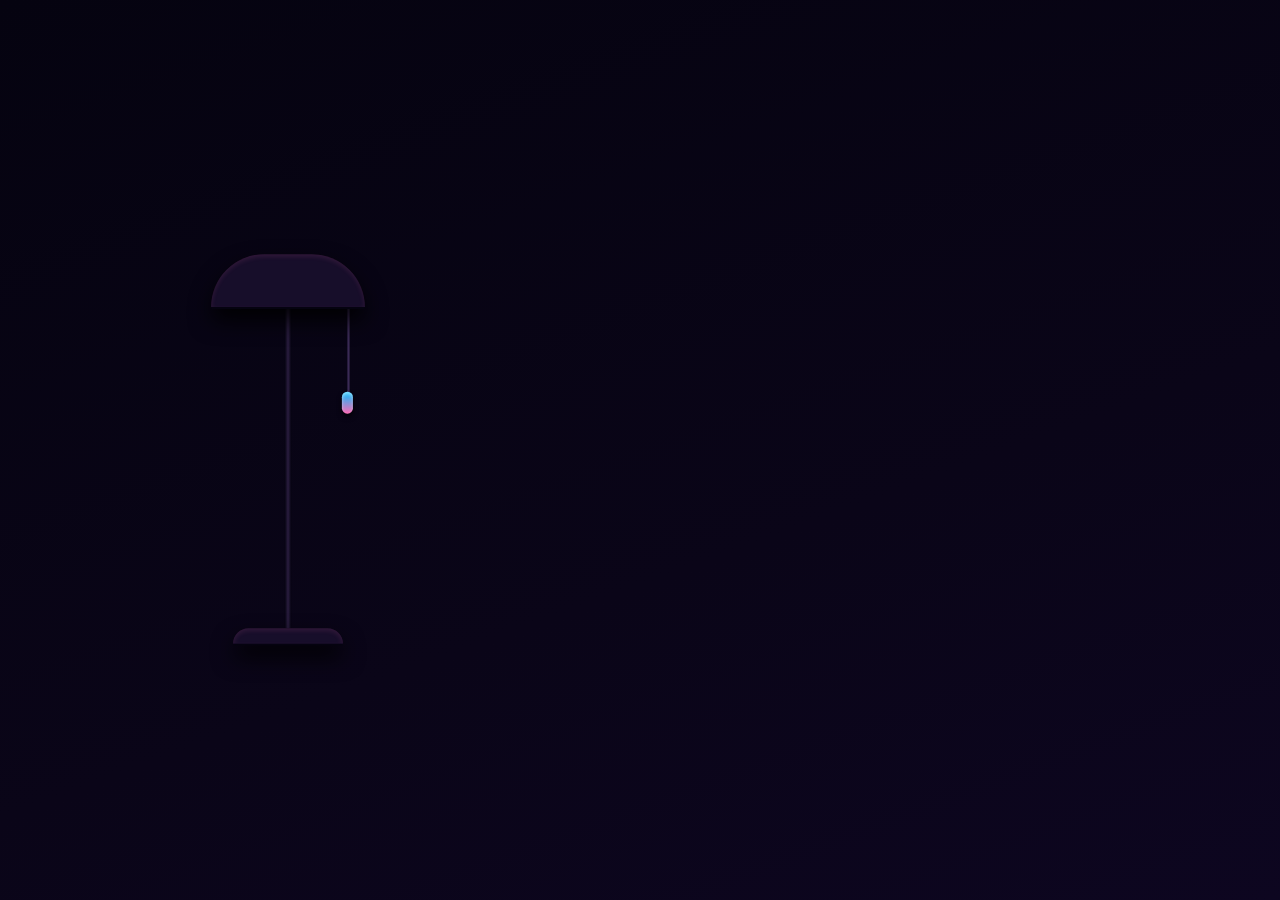
<file: index.html>
<!doctype html>
<html lang="en">
<head>
  <meta charset="UTF-8">
  <meta name="viewport" content="width=device-width, initial-scale=1, viewport-fit=cover">
  <title>Lamp Login</title>
  <link rel="preconnect" href="https://fonts.googleapis.com">
  <link rel="preconnect" href="https://fonts.gstatic.com" crossorigin>
  <link href="https://fonts.googleapis.com/css2?family=Outfit:wght@300;400;500;600;700&display=swap" rel="stylesheet">
  <link rel="stylesheet" href="style.css">
</head>
<body>
  <main class="room" id="room">
    <div class="room-light" id="roomLight"></div>
    <div class="fireflies" id="fireflies"></div>

    <section class="lamp-side">
      <div class="lamp-container" id="lampContainer">
        <div class="lamp-glow"></div>
        <div class="lamp-head"></div>
        <div class="light-beam"></div>
        <div class="lamp-stem"></div>
        <div class="lamp-base"></div>
        <div class="desk-surface"></div>

        <svg class="string-svg" aria-hidden="true">
          <path id="stringPath" d="M 0 0 L 0 80"></path>
        </svg>

        <div class="string-handle" id="stringHandle" aria-label="Pull lamp string"></div>
      </div>

    </section>

    <section class="login-side">
      <form class="glass login-card" id="loginForm">
        <div class="glass-line"></div>

        <div class="login-heading">
          <h2>Hallo Sayang🤍</h2>
          <p>Masukkin kode unik kita berdua</p>
        </div>

        <div class="inputs">
          <label class="input-wrap" id="passwordWrap">
            <span class="input-icon lock-icon" aria-hidden="true"></span>
            <input type="password" id="passwordInput" placeholder="apa ya kodenya🤔 (4 digit)" autocomplete="current-password">
          </label>
        </div>

        <p class="error-msg" id="errorMsg">Kode salah. Coba lagi.</p>

        <button class="sign-in" type="submit">Masuk</button>
      </form>
    </section>

  </main>

  <script src="script.js"></script>
</body>
</html>
</file>
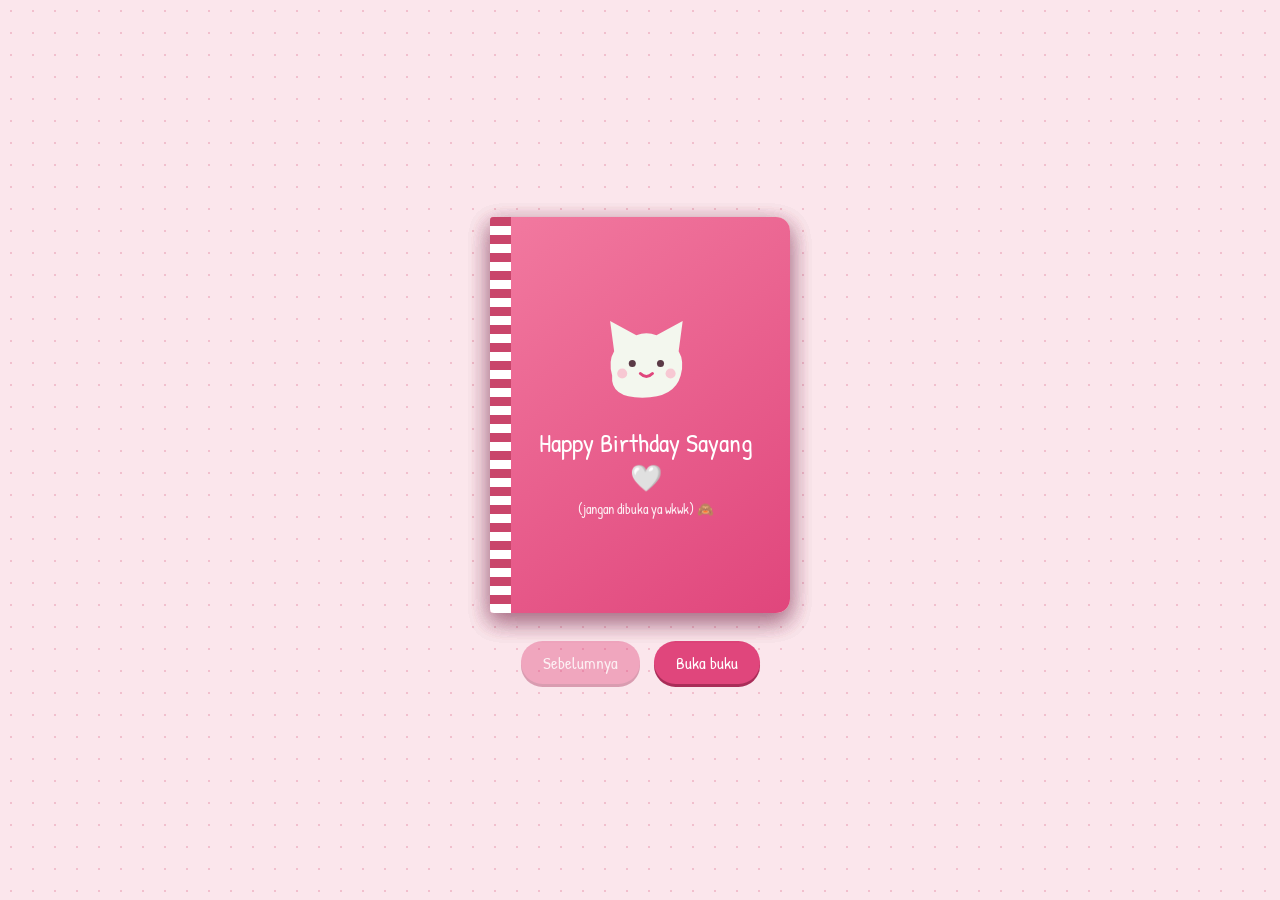
<file: book.html>
<!DOCTYPE html>
<html lang="id">
<head>
<meta charset="utf-8">
<meta name="viewport" content="width=device-width, initial-scale=1, viewport-fit=cover">
<title>Catatan Lucu Buat Kamu</title>
<link href="https://fonts.googleapis.com/css2?family=Patrick+Hand&display=swap" rel="stylesheet">
<style>
:root{--w:min(43vw,300px);--h:calc(var(--w)*1.32);--bg:#fbe6ec;--dot:#f1bfcd;--pink:#e0467c;--pink2:#f27aa0;--paper:#fffaf2;--ink:#5a3a46;color-scheme:light dark;
box-sizing:border-box;padding-top:env(safe-area-inset-top,0px);padding-bottom:env(safe-area-inset-bottom,0px)}
@media (prefers-color-scheme:dark){:root:not([data-theme="light"]){--bg:#2a1620;--dot:#41222f}}
:root[data-theme="dark"]{--bg:#2a1620;--dot:#41222f}
*{box-sizing:border-box}
html,body{height:100%;margin:0}
body{background:var(--bg) radial-gradient(var(--dot) 1.5px,transparent 1.5px) 0 0/22px 22px;font-family:"Patrick Hand","Comic Sans MS",cursive,sans-serif;color:var(--ink);display:flex;flex-direction:column;align-items:center;justify-content:center;gap:28px;overflow:hidden}
.scene{perspective:1800px}
.book{position:relative;width:calc(var(--w)*2);height:var(--h);transition:transform .8s ease;transform:translateX(calc(var(--w)*-.5))}
.book.open{transform:none}
.book.end{transform:translateX(calc(var(--w)*.5))}
.leaf{position:absolute;left:50%;top:0;width:var(--w);height:var(--h);transform-origin:left center;transform-style:preserve-3d;transition:transform .9s ease,z-index 0s .45s;cursor:pointer}
.leaf.flipped{transform:rotateY(-180deg)}
.face{position:absolute;inset:0;backface-visibility:hidden;-webkit-backface-visibility:hidden;border-radius:4px 14px 14px 4px;padding:6% 8% 6% 12%;display:flex;flex-direction:column;box-shadow:0 8px 22px rgba(120,30,70,.22);background:var(--paper);color:#5a3a46;overflow:hidden}
.back{transform:rotateY(180deg);border-radius:14px 4px 4px 14px;padding:6% 12% 6% 8%}
.face::before{content:"";position:absolute;top:0;bottom:0;width:7%;background:repeating-linear-gradient(#c9456b 0 9px,#fff 9px 18px)}
.front::before{left:0}.back::before{right:0}
.cover{background:linear-gradient(145deg,var(--pink2),var(--pink));align-items:center;justify-content:center;text-align:center;color:#fff}
.cover h1{font-size:clamp(15px,calc(var(--w)*.09),26px);margin:.5em 0 .2em;font-weight:400}
.cover small{opacity:.9;font-size:clamp(10px,calc(var(--w)*.045),14px)}
.cat{width:42%;aspect-ratio:1}
h2{margin:0 0 .5em;font-weight:400;font-size:clamp(12px,calc(var(--w)*.08),22px);text-align:center;border-bottom:1.5px dashed #e8b5c4;padding-bottom:.3em}
p{margin:0 0 .7em;font-size:clamp(9px,calc(var(--w)*.05),15px);line-height:1.45}
.emo{margin-top:auto;display:flex;justify-content:space-around;font-size:clamp(14px,calc(var(--w)*.07),22px)}
.final{background:linear-gradient(145deg,var(--pink2),var(--pink));color:#fff;text-align:center;align-items:center;justify-content:center}
.nav{display:flex;gap:14px}
button{font:inherit;font-size:17px;border:0;border-radius:999px;padding:10px 22px;background:var(--pink);color:#fff;cursor:pointer;box-shadow:0 3px 0 #a92d58}
button:disabled{opacity:.4;cursor:default}
button:focus-visible{outline:3px solid #fff;outline-offset:2px;box-shadow:0 0 0 6px var(--pink)}
@media (prefers-reduced-motion:reduce){.book,.leaf{transition:none}}
.photo-page{justify-content:center;align-items:center}
.photo{
  width:100%;
  aspect-ratio:3/4;
  border-radius:8px;
  overflow:hidden;
  background:#fff;
  padding:5px;
  box-shadow:0 4px 12px rgba(120,30,70,.25);
  transform:rotate(-1.5deg); /* biar kayak polaroid, hapus kalau tidak mau */
}
.photo img{
  width:100%;
  height:100%;
  object-fit:cover; /* foto otomatis dipotong rapi ke 3:4 */
  display:block;
  border-radius:4px;
}
.photo-grid{
  width:100%;
  display:grid;
  grid-template-columns:1fr 1fr;
  gap:8px;
  align-content:center;
}
.photo-grid .photo{padding:3px;border-radius:6px}
.photo-grid .photo:nth-child(odd){transform:rotate(-2deg)}
.photo-grid .photo:nth-child(even){transform:rotate(2deg)}
.next-link{
  display:inline-block;
  font:inherit;
  font-size:clamp(12px,calc(var(--w)*.06),17px);
  text-decoration:none;
  text-align:center;
  border-radius:999px;
  padding:10px 20px;
  background:#fff;
  color:var(--pink);
  box-shadow:0 3px 0 #a92d58;
}
.next-link:focus-visible{outline:3px solid #fff;outline-offset:2px}
</style>
</head>
<body>
<div class="scene"><div class="book" id="book">

<div class="leaf">
 <div class="face front cover">
  <svg class="cat" viewBox="0 0 100 100" aria-hidden="true"><path d="M18 40 14 10l26 14q10-4 20 0l26-14-4 30q6 10 2 24-6 22-38 22T16 64q-4-14 2-24z" fill="#f3f7ee"/><circle cx="36" cy="52" r="3.5" fill="#5a3a46"/><circle cx="64" cy="52" r="3.5" fill="#5a3a46"/><path d="M44 62q6 6 12 0" stroke="#e0467c" stroke-width="3" fill="none" stroke-linecap="round"/><circle cx="26" cy="62" r="5" fill="#f9b6c8" opacity=".7"/><circle cx="74" cy="62" r="5" fill="#f9b6c8" opacity=".7"/></svg>
  <h1>Happy Birthday Sayang🤍</h1><small>(jangan dibuka ya wkwk) 🙈</small>
 </div>
 <div class="face back">
  <h2>Happy Birthday🎂🎉</h2>
  <p>"Selamat ulang tahun, Sayang. Semoga di usia yang baru ini, kamu senantiasa diberikan kesehatan, kebahagiaan yang melimpah, dan segala impian serta cita-citamu bisa terwujud satu per satu. Terima kasih sudah selalu membawa energi positif dan kebahagiaan di hidupku. Have a wonderful year ahead! ❤️"</p>
  <div class="emo"><span>🌸</span><span>🐱</span><span>💗</span></div>
 </div>
</div>

<div class="leaf">
<div class="face front photo-page">
  <div class="photo">
    <img src="FOTOUL.jpg" alt="Foto kita">
  </div>
</div>
 <div class="face back">
  <h2>A Little Wish for You ✨</h2>
  <p>Semoga di usia barumu ini, bahagia lebih sering datang daripada sedih, senyum lebih sering menghiasi hari-harimu, dan semua doa yang kamu simpan diam-diam bisa menjadi kenyataan.</p>
  <div class="emo"><span>💗</span><span>🍩</span><span>🌷</span></div>
 </div>
</div>

<div class="leaf">
<div class="face front photo-page">
  <div class="photo-grid">
    <div class="photo"><img src="gmbr1.jpg" alt="Foto 1"></div>
    <div class="photo"><img src="gmbr2.jpg" alt="Foto 2"></div>
    <div class="photo"><img src="gmbr3.jpg" alt="Foto 3"></div>
    <div class="photo"><img src="gmbr4.jpg" alt="Foto 4"></div>
  </div>
</div>
 <div class="face back">
  <h2>The End 💗</h2>
  <p>Makasih ya udah jadi bagian indah di hidupku.</p>
  <p>Semoga kamu selalu bahagia, dan semoga aku masih jadi bagian dari setiap senyummu.

Love you, always. ♡</p>
  <div class="emo"><span>❤️</span><span>🐱</span><span>🌼</span></div>
 </div>
</div>

<div class="leaf">
 <div class="face front final"><h2 style="color:#fff;border-color:#ffffff88">Selesai Ya! 💗</h2><p>aku tunggu cerita kamu berikutnya 🐾</p></div>
 <div class="face back final">
  <h2 style="color:#fff;border-color:#ffffff88">Ada Kejutan 🎁</h2>
  <p>Klik tombol di bawah ya!</p>
  <a class="next-link" href="" onclick="event.stopPropagation()">Lanjut ke halaman berikutnya 💗</a>
</div>
</div>

</div></div>
<div class="nav"><button id="prev" disabled>Sebelumnya</button><button id="next">Buka buku</button></div>

<script>
const book=document.getElementById('book'),leaves=[...document.querySelectorAll('.leaf')],prev=document.getElementById('prev'),next=document.getElementById('next');
let n=0;
function render(){
  leaves.forEach((l,i)=>{l.classList.toggle('flipped',i<n);l.style.zIndex=i<n?i:leaves.length-i});
  book.classList.toggle('open',n>0&&n<leaves.length);
  book.classList.toggle('end',n===leaves.length);
  prev.disabled=n===0;next.disabled=n===leaves.length;
  next.textContent=n===0?'Buka buku':'Halaman berikutnya';
}
function go(d){n=Math.max(0,Math.min(leaves.length,n+d));render()}
next.onclick=()=>go(1);prev.onclick=()=>go(-1);
leaves.forEach((l,i)=>l.onclick=()=>{if(i===n)go(1);else if(i===n-1)go(-1)});
render();
</script>
</body>
</html>
</file>
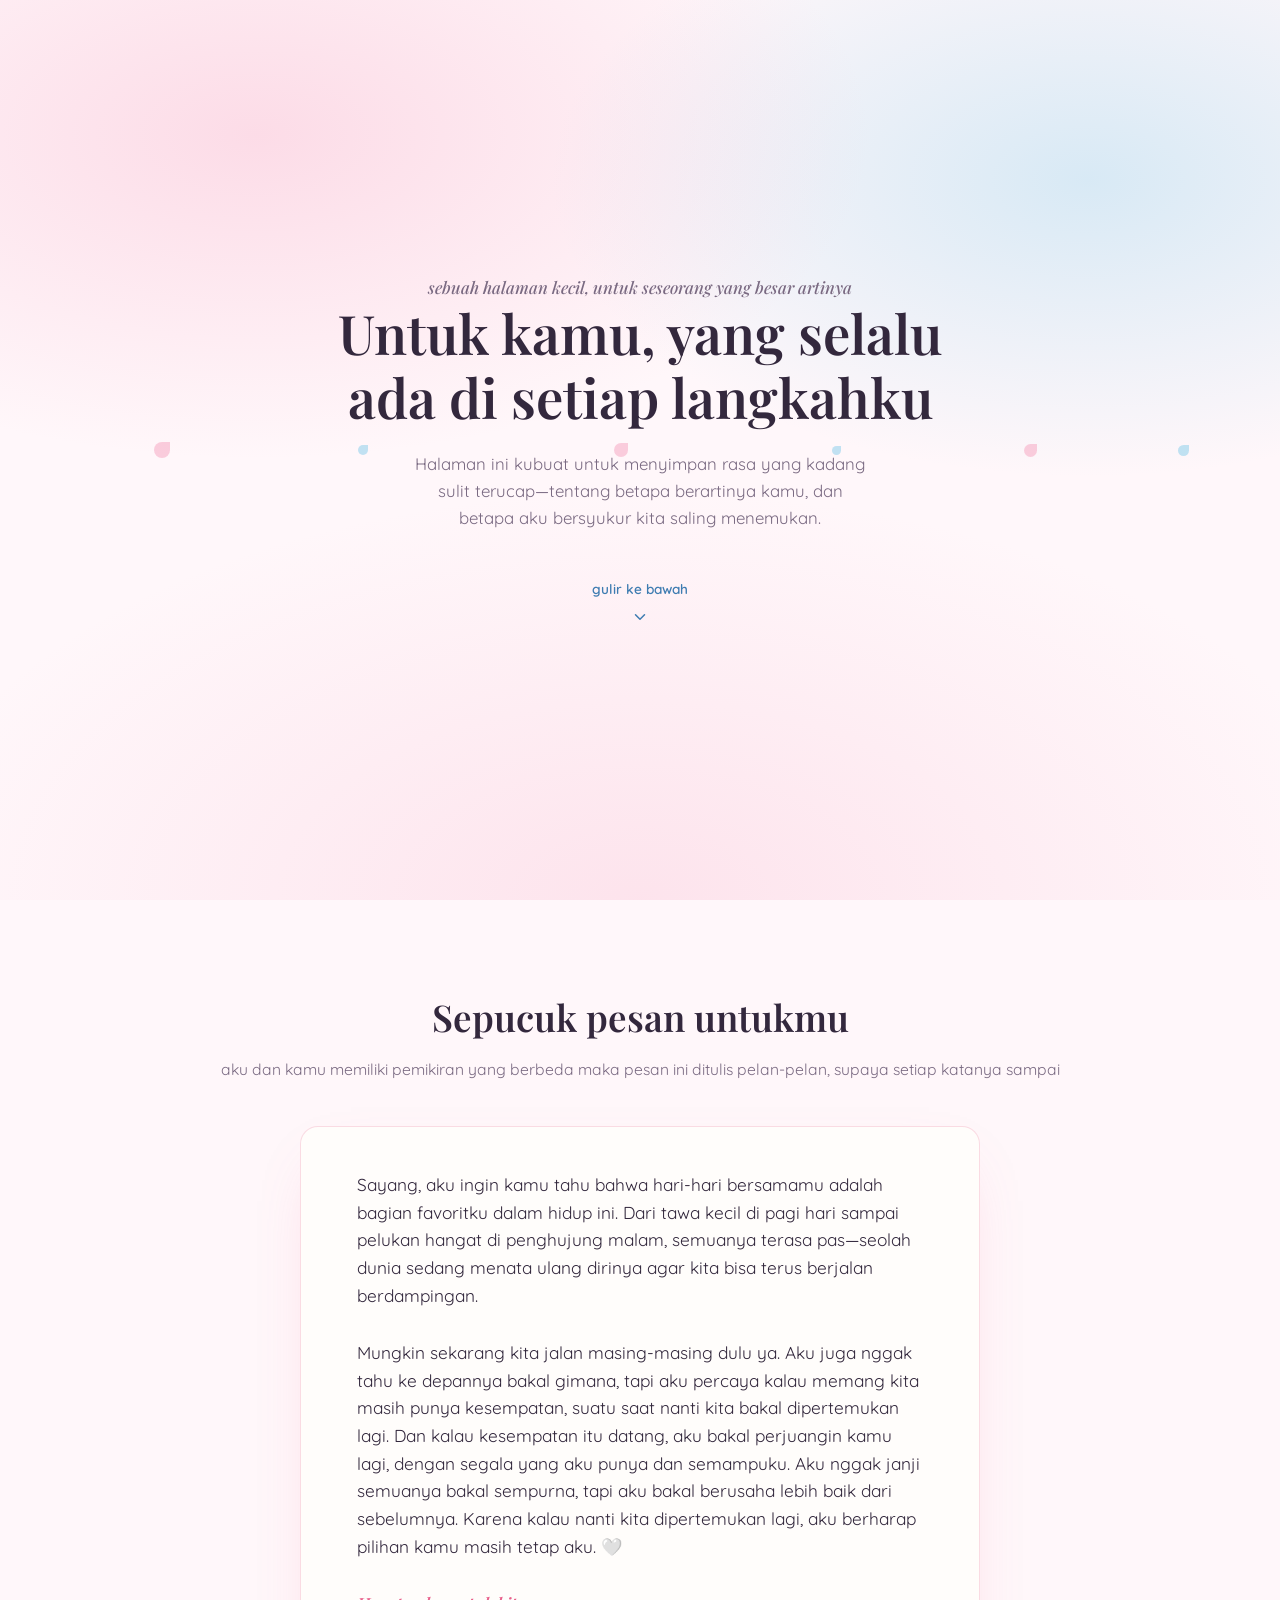
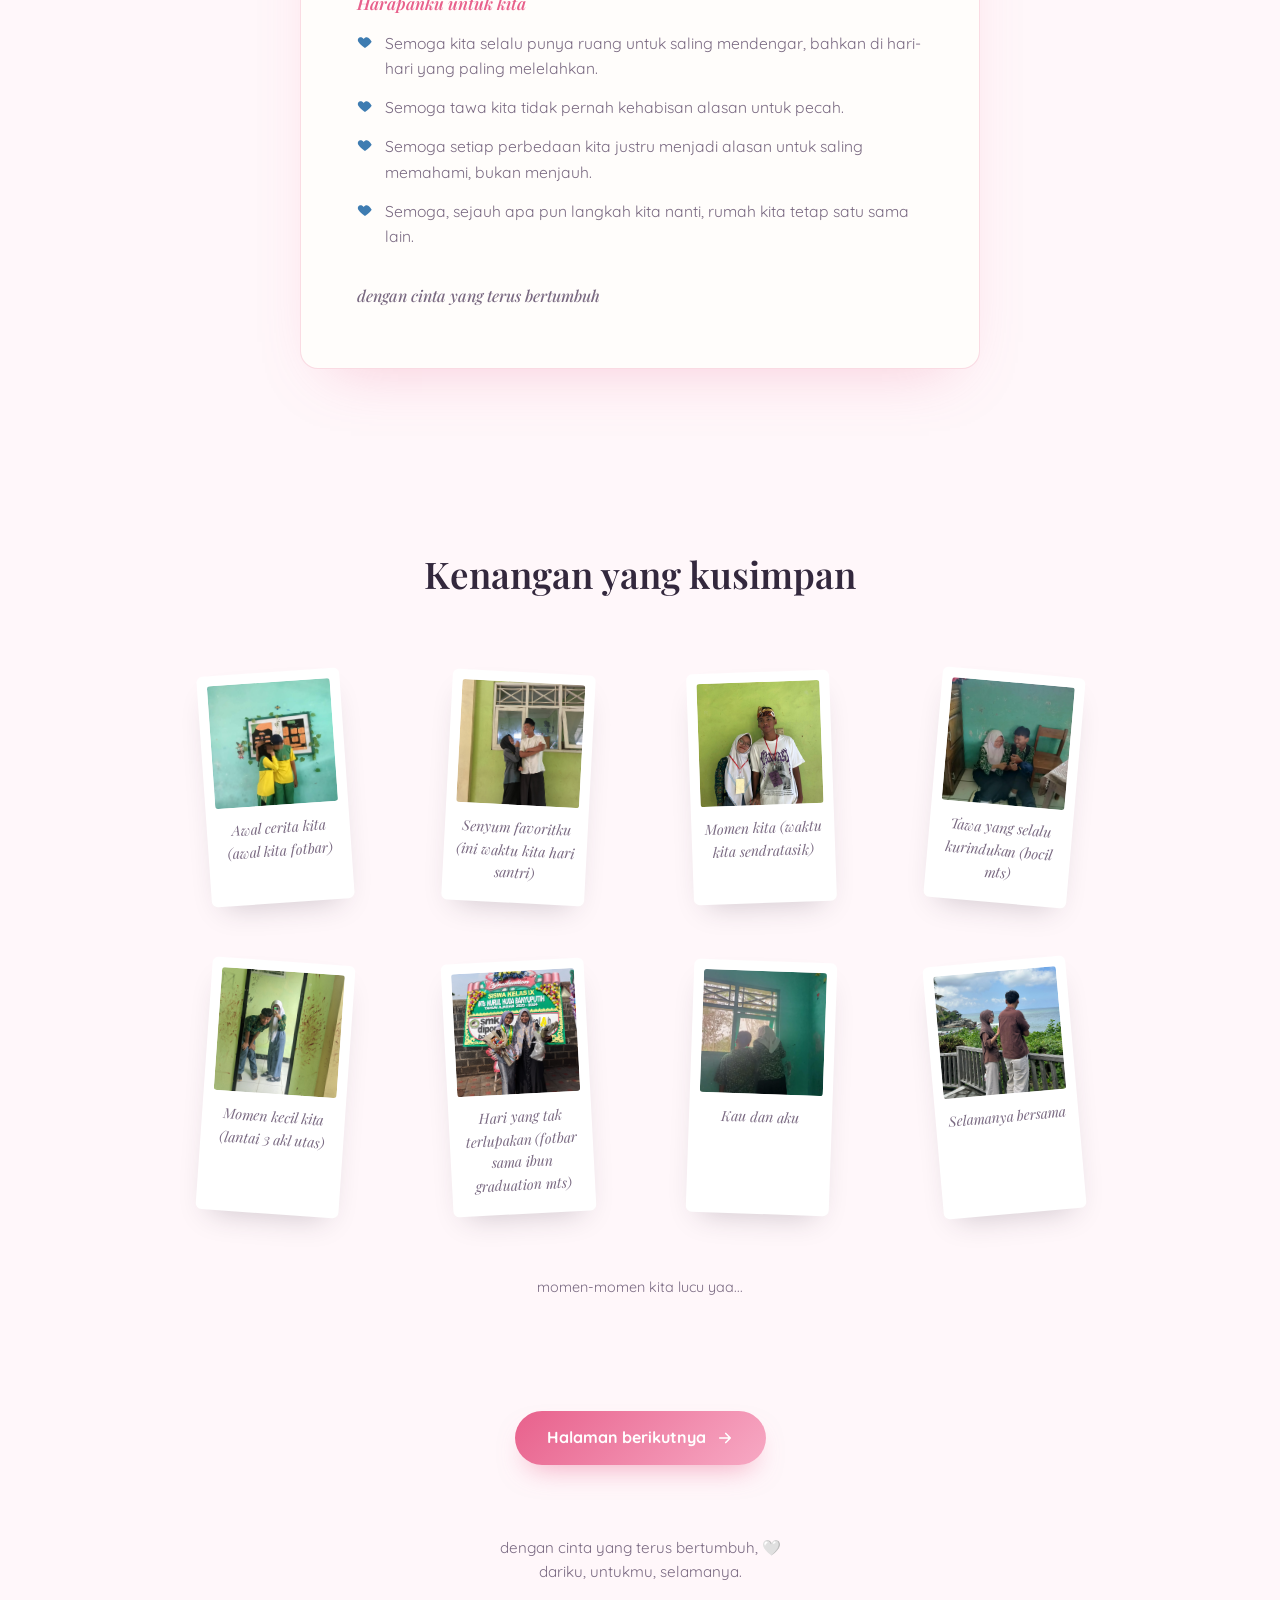
<file: dashboard.html>
<!DOCTYPE html>
<html lang="id">
<head>
<meta charset="UTF-8">
<meta name="viewport" content="width=device-width, initial-scale=1, viewport-fit=cover">
<title>Untuk Kamu 💗</title>
<link rel="preconnect" href="https://fonts.googleapis.com">
<link rel="preconnect" href="https://fonts.gstatic.com" crossorigin>
<link href="https://fonts.googleapis.com/css2?family=Playfair+Display:ital,wght@0,500;0,600;0,700;1,500;1,600&family=Quicksand:wght@400;500;600;700&display=swap" rel="stylesheet">
<style>
  :root {
    box-sizing: border-box;
    padding-top: env(safe-area-inset-top, 0px);
    padding-bottom: env(safe-area-inset-bottom, 0px);

    --color-bg: #FFF7FA;
    --color-bg-alt: #FFFFFF;
    --color-pink: #F7A9C4;
    --color-pink-deep: #E8618C;
    --color-blue: #8FD0EC;
    --color-blue-deep: #3E7CB1;
    --color-ink: #33283D;
    --color-ink-soft: #7a6a82;
    --color-card-border: rgba(232, 97, 140, 0.22);
    --color-card-bg: #FFFDFB;
    --font-display: 'Playfair Display', Georgia, 'Times New Roman', serif;
    --font-body: 'Quicksand', 'Segoe UI', sans-serif;
  }

  @media (prefers-color-scheme: dark) {
    :root:not([data-theme="light"]) {
      --color-bg: #241b2e;
      --color-bg-alt: #2c2236;
      --color-pink: #e78fb0;
      --color-pink-deep: #f4a6c4;
      --color-blue: #7fc2e0;
      --color-blue-deep: #a7dbf2;
      --color-ink: #f5eef7;
      --color-ink-soft: #cbb9d3;
      --color-card-border: rgba(247, 169, 196, 0.3);
      --color-card-bg: #2c2236;
    }
  }
  :root[data-theme="dark"] {
    --color-bg: #241b2e;
    --color-bg-alt: #2c2236;
    --color-pink: #e78fb0;
    --color-pink-deep: #f4a6c4;
    --color-blue: #7fc2e0;
    --color-blue-deep: #a7dbf2;
    --color-ink: #f5eef7;
    --color-ink-soft: #cbb9d3;
    --color-card-border: rgba(247, 169, 196, 0.3);
    --color-card-bg: #2c2236;
  }

  html { scroll-padding-top: env(safe-area-inset-top, 0px); scroll-behavior: smooth; }
  * { box-sizing: inherit; }
  body {
    margin: 0;
    background: var(--color-bg);
    color: var(--color-ink);
    font-family: var(--font-body);
    line-height: 1.6;
    overflow-x: hidden;
  }

  a:focus-visible, .scroll-cue:focus-visible {
    outline: 2px solid var(--color-pink-deep);
    outline-offset: 4px;
    border-radius: 4px;
  }

  .wrap {
    max-width: 1000px;
    margin: 0 auto;
    padding: 0 24px;
  }

  /* ---------- HERO ---------- */
  .hero {
    position: relative;
    min-height: 100svh;
    display: flex;
    align-items: center;
    justify-content: center;
    text-align: center;
    padding: 48px 24px;
    background: radial-gradient(ellipse 80% 60% at 20% 15%, rgba(247,169,196,0.35), transparent 60%),
                radial-gradient(ellipse 70% 55% at 85% 20%, rgba(143,208,236,0.35), transparent 60%),
                radial-gradient(ellipse 90% 70% at 50% 100%, rgba(247,169,196,0.25), transparent 65%),
                var(--color-bg);
    overflow: hidden;
  }

  .petal {
    position: absolute;
    border-radius: 50% 0 50% 50%;
    opacity: 0.55;
    animation: drift linear infinite;
    filter: blur(0.2px);
  }
  @keyframes drift {
    from { transform: translateY(-10%) rotate(0deg); }
    to   { transform: translateY(115vh) rotate(300deg); }
  }
  @media (prefers-reduced-motion: reduce) {
    .petal { animation: none; display: none; }
    html { scroll-behavior: auto; }
  }

  .hero-inner {
    position: relative;
    z-index: 2;
    max-width: 640px;
    animation: rise 1.1s ease-out both;
  }
  @keyframes rise {
    from { opacity: 0; transform: translateY(14px); }
    to   { opacity: 1; transform: translateY(0); }
  }
  @media (prefers-reduced-motion: reduce) {
    .hero-inner { animation: none; }
  }

  .kicker {
    font-family: var(--font-display);
    font-style: italic;
    font-weight: 500;
    font-size: 1.05rem;
    color: var(--color-pink-deep);
    margin: 0 0 18px;
  }

  .hero h1 {
    font-family: var(--font-display);
    font-weight: 600;
    font-size: clamp(2.1rem, 6vw, 3.4rem);
    line-height: 1.18;
    margin: 0 0 22px;
    color: var(--color-ink);
  }

  .hero p {
    font-size: 1.05rem;
    color: var(--color-ink-soft);
    max-width: 46ch;
    margin: 0 auto;
  }

  .scroll-cue {
    margin-top: 46px;
    display: inline-flex;
    flex-direction: column;
    align-items: center;
    gap: 8px;
    color: var(--color-blue-deep);
    text-decoration: none;
    font-size: 0.85rem;
    font-weight: 600;
  }
  .scroll-cue svg { animation: bob 2s ease-in-out infinite; }
  @media (prefers-reduced-motion: reduce) { .scroll-cue svg { animation: none; } }
  @keyframes bob { 0%,100% { transform: translateY(0); } 50% { transform: translateY(6px); } }

  /* ---------- MESSAGE ---------- */
  .section { padding: 88px 0; }
  .section-head { text-align: center; margin-bottom: 44px; }
  .section-head h2 {
    font-family: var(--font-display);
    font-weight: 600;
    font-size: clamp(1.7rem, 4vw, 2.3rem);
    margin: 0 0 10px;
  }
  .section-head p {
    color: var(--color-ink-soft);
    margin: 0;
    font-size: 0.98rem;
  }

  .letter {
    position: relative;
    background: var(--color-card-bg);
    border: 1px solid var(--color-card-border);
    border-radius: 18px;
    padding: 44px clamp(24px, 6vw, 56px);
    max-width: 680px;
    margin: 0 auto;
    box-shadow: 0 24px 60px -30px rgba(232, 97, 140, 0.35);
  }

  .letter .quote-mark {
    position: absolute;
    top: -18px;
    left: 28px;
    width: 40px;
    height: 40px;
    background: var(--color-bg);
  }

  .letter p.body-text {
    font-size: 1.08rem;
    color: var(--color-ink);
    margin: 0 0 30px;
  }

  .hopes-label {
    font-family: var(--font-display);
    font-style: italic;
    font-weight: 600;
    color: var(--color-pink-deep);
    margin: 0 0 14px;
    font-size: 1.05rem;
  }

  .hopes { list-style: none; margin: 0; padding: 0; display: grid; gap: 14px; }
  .hopes li {
    display: flex;
    gap: 12px;
    align-items: flex-start;
    color: var(--color-ink-soft);
    font-size: 0.98rem;
  }
  .hopes li svg { flex: none; margin-top: 3px; color: var(--color-blue-deep); }

  .signature {
    margin-top: 34px;
    font-family: var(--font-display);
    font-style: italic;
    font-weight: 500;
    color: var(--color-ink-soft);
  }

  /* ---------- GALLERY ---------- */
  .gallery {
    display: grid;
    grid-template-columns: repeat(4, 1fr);
    gap: 26px 20px;
    padding: 8px 0 20px;
  }
  @media (max-width: 720px) {
    .gallery { grid-template-columns: repeat(2, 1fr); gap: 24px 16px; }
  }

  .polaroid {
    background: var(--color-bg-alt);
    border-radius: 6px;
    padding: 10px 10px 18px;
    box-shadow: 0 14px 30px -14px rgba(51, 40, 61, 0.25);
    transform: rotate(var(--tilt, 0deg));
    transition: transform 0.35s ease;
  }
  .polaroid:hover, .polaroid:focus-within { transform: rotate(0deg); }
  @media (prefers-reduced-motion: reduce) { .polaroid { transition: none; } }

  .polaroid:nth-child(1) { --tilt: -4deg; }
  .polaroid:nth-child(2) { --tilt: 3deg; }
  .polaroid:nth-child(3) { --tilt: -2deg; }
  .polaroid:nth-child(4) { --tilt: 5deg; }
  .polaroid:nth-child(5) { --tilt: 4deg; }
  .polaroid:nth-child(6) { --tilt: -3deg; }
  .polaroid:nth-child(7) { --tilt: 2deg; }
  .polaroid:nth-child(8) { --tilt: -5deg; }

  .photo-frame {
    aspect-ratio: 1 / 1;
    border-radius: 3px;
    display: flex;
    align-items: center;
    justify-content: center;
    overflow: hidden;
  }
  .photo-frame svg { width: 34%; height: 34%; opacity: 0.85; }
  .photo-frame img {
    width: 100%;
    height: 100%;
    object-fit: cover;
    display: block;
  }

  .polaroid figcaption {
    font-family: var(--font-display);
    font-style: italic;
    font-size: 0.88rem;
    text-align: center;
    color: var(--color-ink-soft);
    margin-top: 12px;
  }

  .gallery-note {
    text-align: center;
    color: var(--color-ink-soft);
    font-size: 0.9rem;
    margin: 26px auto 0;
    max-width: 46ch;
  }

  /* ---------- NEXT BUTTON ---------- */
  .next-wrap {
    text-align: center;
    padding: 24px 24px 0;
  }
  .btn-next {
    display: inline-flex;
    align-items: center;
    gap: 10px;
    padding: 14px 32px;
    border-radius: 999px;
    background: linear-gradient(135deg, var(--color-pink-deep), var(--color-pink));
    color: #fff;
    font-family: var(--font-body);
    font-weight: 700;
    font-size: 1rem;
    text-decoration: none;
    box-shadow: 0 14px 28px -12px rgba(232, 97, 140, 0.55);
    transition: transform 0.25s ease, box-shadow 0.25s ease;
  }
  .btn-next:hover, .btn-next:focus-visible {
    transform: translateY(-2px);
    box-shadow: 0 18px 32px -12px rgba(232, 97, 140, 0.65);
  }
  .btn-next:focus-visible {
    outline: 2px solid var(--color-blue-deep);
    outline-offset: 4px;
  }
  .btn-next svg { transition: transform 0.25s ease; }
  .btn-next:hover svg { transform: translateX(4px); }
  @media (prefers-reduced-motion: reduce) {
    .btn-next, .btn-next svg { transition: none; }
  }

  /* ---------- FOOTER ---------- */
  footer {
    text-align: center;
    padding: 56px 24px calc(64px + env(safe-area-inset-bottom, 0px));
    color: var(--color-ink-soft);
    font-size: 0.95rem;
  }
  footer .heart { color: var(--color-pink-deep); }
</style>
</head>
<body>

  <section class="hero">
    <div class="petal" style="width:16px;height:16px;left:12%;background:var(--color-pink);animation-duration:14s;animation-delay:0s;"></div>
    <div class="petal" style="width:10px;height:10px;left:28%;background:var(--color-blue);animation-duration:18s;animation-delay:2s;"></div>
    <div class="petal" style="width:14px;height:14px;left:48%;background:var(--color-pink);animation-duration:16s;animation-delay:5s;"></div>
    <div class="petal" style="width:9px;height:9px;left:65%;background:var(--color-blue);animation-duration:20s;animation-delay:1s;"></div>
    <div class="petal" style="width:13px;height:13px;left:80%;background:var(--color-pink);animation-duration:15s;animation-delay:4s;"></div>
    <div class="petal" style="width:11px;height:11px;left:92%;background:var(--color-blue);animation-duration:19s;animation-delay:3s;"></div>

    <div class="hero-inner">
      <p class="kicker">sebuah halaman kecil, untuk seseorang yang besar artinya</p>
      <h1>Untuk kamu, yang selalu ada di setiap langkahku</h1>
      <p>Halaman ini kubuat untuk menyimpan rasa yang kadang sulit terucap—tentang betapa berartinya kamu, dan betapa aku bersyukur kita saling menemukan.</p>
      <a class="scroll-cue" href="#pesan">
        gulir ke bawah
        <svg width="18" height="18" viewBox="0 0 24 24" fill="none" stroke="currentColor" stroke-width="2" stroke-linecap="round" stroke-linejoin="round"><path d="M6 9l6 6 6-6"/></svg>
      </a>
    </div>
  </section>

  <section class="section" id="pesan">
    <div class="wrap">
      <div class="section-head">
        <h2>Sepucuk pesan untukmu</h2>
        <p>aku dan kamu memiliki pemikiran yang berbeda maka pesan ini ditulis pelan-pelan, supaya setiap katanya sampai</p>
      </div>

      <div class="letter">
        <p class="body-text">Sayang, aku ingin kamu tahu bahwa hari-hari bersamamu adalah bagian favoritku dalam hidup ini. Dari tawa kecil di pagi hari sampai pelukan hangat di penghujung malam, semuanya terasa pas—seolah dunia sedang menata ulang dirinya agar kita bisa terus berjalan berdampingan.</p>
        <p class="body-text">Mungkin sekarang kita jalan masing-masing dulu ya. Aku juga nggak tahu ke depannya bakal gimana, tapi aku percaya kalau memang kita masih punya kesempatan, suatu saat nanti kita bakal dipertemukan lagi.

Dan kalau kesempatan itu datang, aku bakal perjuangin kamu lagi, dengan segala yang aku punya dan semampuku. Aku nggak janji semuanya bakal sempurna, tapi aku bakal berusaha lebih baik dari sebelumnya. Karena kalau nanti kita dipertemukan lagi, aku berharap pilihan kamu masih tetap aku. 🤍</p>

        <p class="hopes-label">Harapanku untuk kita</p>
        <ul class="hopes">
          <li>
            <svg width="16" height="16" viewBox="0 0 24 24" fill="currentColor"><path d="M12 21s-7.5-4.9-10-9.3C.3 8.4 2 5 5.4 5c1.9 0 3.4 1 4.6 2.6C11.2 6 12.7 5 14.6 5 18 5 19.7 8.4 22 11.7 19.5 16.1 12 21 12 21z"/></svg>
            <span>Semoga kita selalu punya ruang untuk saling mendengar, bahkan di hari-hari yang paling melelahkan.</span>
          </li>
          <li>
            <svg width="16" height="16" viewBox="0 0 24 24" fill="currentColor"><path d="M12 21s-7.5-4.9-10-9.3C.3 8.4 2 5 5.4 5c1.9 0 3.4 1 4.6 2.6C11.2 6 12.7 5 14.6 5 18 5 19.7 8.4 22 11.7 19.5 16.1 12 21 12 21z"/></svg>
            <span>Semoga tawa kita tidak pernah kehabisan alasan untuk pecah.</span>
          </li>
          <li>
            <svg width="16" height="16" viewBox="0 0 24 24" fill="currentColor"><path d="M12 21s-7.5-4.9-10-9.3C.3 8.4 2 5 5.4 5c1.9 0 3.4 1 4.6 2.6C11.2 6 12.7 5 14.6 5 18 5 19.7 8.4 22 11.7 19.5 16.1 12 21 12 21z"/></svg>
            <span>Semoga setiap perbedaan kita justru menjadi alasan untuk saling memahami, bukan menjauh.</span>
          </li>
          <li>
            <svg width="16" height="16" viewBox="0 0 24 24" fill="currentColor"><path d="M12 21s-7.5-4.9-10-9.3C.3 8.4 2 5 5.4 5c1.9 0 3.4 1 4.6 2.6C11.2 6 12.7 5 14.6 5 18 5 19.7 8.4 22 11.7 19.5 16.1 12 21 12 21z"/></svg>
            <span>Semoga, sejauh apa pun langkah kita nanti, rumah kita tetap satu sama lain.</span>
          </li>
        </ul>

        <p class="signature">dengan cinta yang terus bertumbuh</p>
      </div>
    </div>
  </section>

  <section class="section" id="kenangan">
    <div class="wrap">
      <div class="section-head">
        <h2>Kenangan yang kusimpan</h2>
      </div>

      <div class="gallery">
        <!--
          Cara pasang foto sendiri: ganti nilai "src" pada tiap <img data-foto="n"> di bawah
          dengan data URI base64 foto kamu, contoh:
          src="[data-uri]..."
          Saat ini src masih memakai gambar transparan 1x1 sebagai placeholder,
          jadi yang terlihat adalah warna gradasi latar belakangnya.
        -->
        <figure class="polaroid">
          <div class="photo-frame" style="background:linear-gradient(135deg,#FFD1E3,#FFEFF5);">
            <img data-foto="1" src="FOTO1.jpeg" alt="Awal cerita kita" loading="lazy">
          </div>
          <figcaption>Awal cerita kita (awal kita fotbar)</figcaption>
        </figure>

        <figure class="polaroid">
          <div class="photo-frame" style="background:linear-gradient(135deg,#BEE3F8,#EAF6FD);">
            <img data-foto="2" src="FOTO2.jpg" alt="Senyum favoritku" loading="lazy">
          </div>
          <figcaption>Senyum favoritku (ini waktu kita hari santri)</figcaption>
        </figure>

        <figure class="polaroid">
          <div class="photo-frame" style="background:linear-gradient(135deg,#F7A9C4,#F1C6DD);">
            <img data-foto="3" src="FOTO3.jpg" alt="Momen paling berharga" loading="lazy">
          </div>
          <figcaption>Momen kita (waktu kita sendratasik)</figcaption>
        </figure>

        <figure class="polaroid">
          <div class="photo-frame" style="background:linear-gradient(135deg,#8FD0EC,#C9EAFA);">
            <img data-foto="4" src="FOTO4.jpeg" alt="Tawa yang selalu kurindukan" loading="lazy">
          </div>
          <figcaption>Tawa yang selalu kurindukan (bocil mts)</figcaption>
        </figure>

        <figure class="polaroid">
          <div class="photo-frame" style="background:linear-gradient(135deg,#F3B8D3,#FBE1EC);">
            <img data-foto="5" src="FOTO5.jpg" alt="Momen kecil kita" loading="lazy">
          </div>
          <figcaption>Momen kecil kita (lantai 3 akl utas)</figcaption>
        </figure>

        <figure class="polaroid">
          <div class="photo-frame" style="background:linear-gradient(135deg,#A8D8EE,#D7F0FA);">
            <img data-foto="6" src="FOTO6.jpg" alt="Hari yang tak terlupakan" loading="lazy">
          </div>
          <figcaption>Hari yang tak terlupakan (fotbar sama ibun graduation mts)</figcaption>
        </figure>

        <figure class="polaroid">
          <div class="photo-frame" style="background:linear-gradient(135deg,#EFAFC9,#FDE5EE);">
            <img data-foto="7" src="FOTO7.jpeg" alt="Kau dan aku" loading="lazy">
          </div>
          <figcaption>Kau dan aku</figcaption>
        </figure>

        <figure class="polaroid">
          <div class="photo-frame" style="background:linear-gradient(135deg,#9BD3EA,#E2F4FC);">
            <img data-foto="8" src="FOTO8.jpg" alt="Selamanya bersama" loading="lazy">
          </div>
          <figcaption>Selamanya bersama</figcaption>
        </figure>
      </div>

      <p class="gallery-note">momen-momen kita lucu yaa...</p>
    </div>
  </section>

  <div class="next-wrap">
    <a class="btn-next" href="book.html">
      Halaman berikutnya
      <svg width="18" height="18" viewBox="0 0 24 24" fill="none" stroke="currentColor" stroke-width="2.2" stroke-linecap="round" stroke-linejoin="round"><path d="M5 12h14M13 6l6 6-6 6"/></svg>
    </a>
  </div>

  <footer>
    <p>dengan cinta yang terus bertumbuh, <span class="heart">🤍</span><br>dariku, untukmu, selamanya.</p>
  </footer>

</body>
</html>
</file>
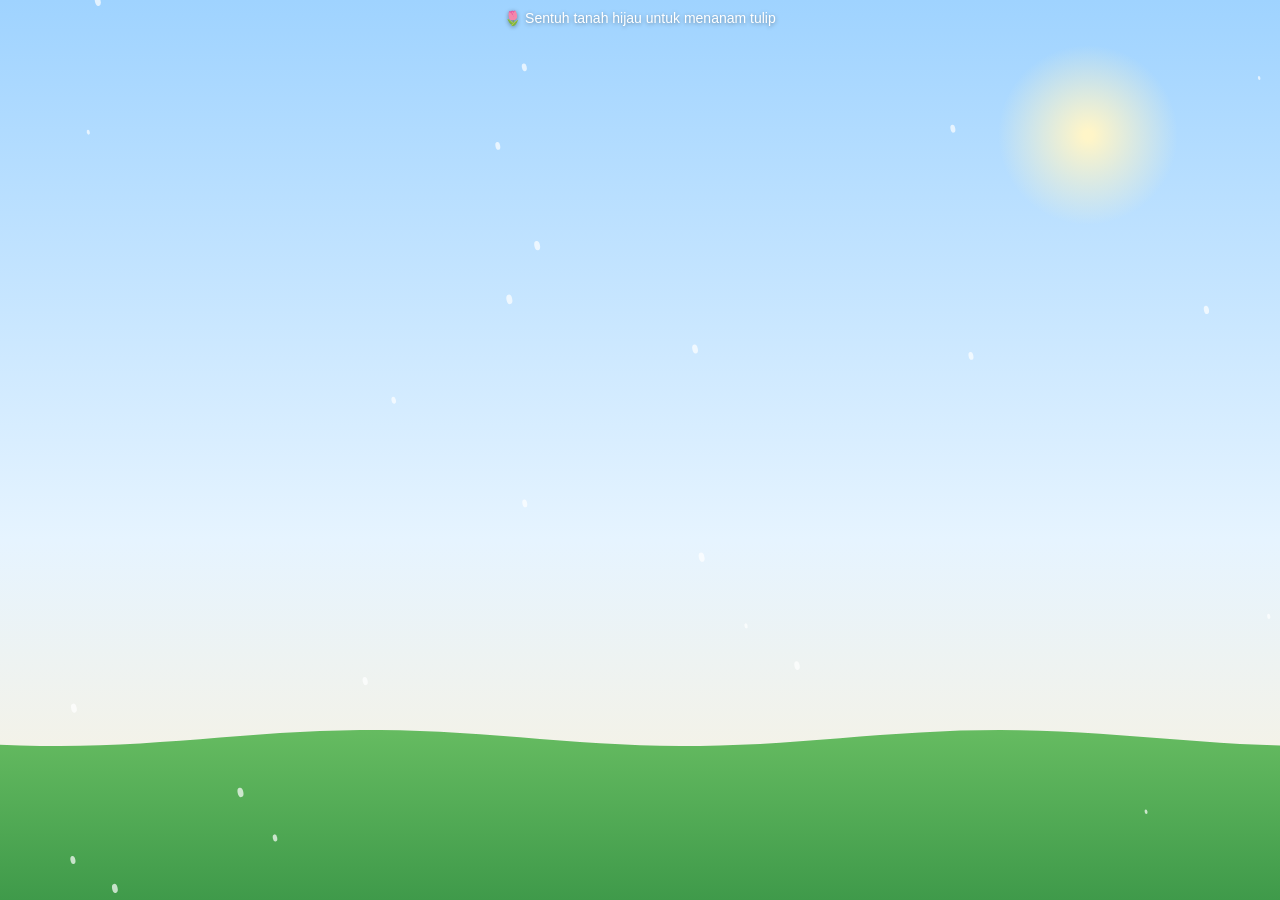
<file: tulip.html>
<!DOCTYPE html>
<html lang="id">
<head>
<meta charset="UTF-8">
<meta name="viewport" content="width=device-width, initial-scale=1">
<title>Taman Tulip</title>
<style>
  html, body { margin: 0; height: 100%; overflow: hidden; background: #cfe9ff; font-family: sans-serif; }
  canvas { display: block; width: 100%; height: 100%; }
  #hint { position: fixed; top: 10px; left: 0; right: 0; text-align: center; color: #fff;
          text-shadow: 0 1px 4px rgba(0,0,0,.4); font-size: 14px; pointer-events: none; }
</style>
</head>
<body>
<canvas id="c"></canvas>
<div id="hint">🌷 Sentuh tanah hijau untuk menanam tulip</div>
<script>
const canvas = document.getElementById('c');
const ctx = canvas.getContext('2d');
let W, H, dpr;
function resize() {
  dpr = window.devicePixelRatio || 1;
  W = canvas.clientWidth; H = canvas.clientHeight;
  canvas.width = W * dpr; canvas.height = H * dpr;
  ctx.setTransform(dpr, 0, 0, dpr, 0, 0);
}
window.addEventListener('resize', resize);
resize();

const palettes = [
  ['#ff4d6d', '#c9184a'], ['#ffb703', '#fb8500'], ['#f72585', '#b5179e'],
  ['#ffffff', '#e0d7f5'], ['#9b5de5', '#6a2fb5'], ['#ff758f', '#d6336c'],
  ['#ffd60a', '#e0a800'], ['#ff6b35', '#d62828']
];

class Tulip {
  constructor(x, delay = 0) {
    this.x = x;
    this.baseY = H - 20 - Math.random() * (H * 0.18);
    this.scale = 0.55 + (this.baseY / H) * 0.7;
    this.height = (90 + Math.random() * 90) * this.scale;
    this.pal = palettes[Math.floor(Math.random() * palettes.length)];
    this.phase = Math.random() * Math.PI * 2;
    this.t = -delay;
    this.speed = 0.4 + Math.random() * 0.3;
  }
  draw(time, dt) {
    this.t += dt * this.speed;
    if (this.t <= 0) return;
    const grow = Math.min(this.t, 1);               // batang tumbuh
    const bloom = Math.min(Math.max(this.t - 0.8, 0) / 1.2, 1); // mekar
    const eg = 1 - Math.pow(1 - grow, 3);
    const eb = 1 - Math.pow(1 - bloom, 3);
    const sway = Math.sin(time * 1.3 + this.phase) * 6 * this.scale;
    const h = this.height * eg;
    const topX = this.x + sway, topY = this.baseY - h;

    // batang
    ctx.strokeStyle = '#2d8a3e';
    ctx.lineWidth = 3.5 * this.scale;
    ctx.lineCap = 'round';
    ctx.beginPath();
    ctx.moveTo(this.x, this.baseY);
    ctx.quadraticCurveTo(this.x, this.baseY - h * 0.5, topX, topY);
    ctx.stroke();

    // daun
    ctx.fillStyle = '#3aa655';
    for (const dir of [-1, 1]) {
      const ly = this.baseY - h * 0.15, lh = h * 0.6;
      ctx.beginPath();
      ctx.moveTo(this.x, ly);
      ctx.quadraticCurveTo(this.x + dir * 28 * this.scale + sway * 0.3, ly - lh * 0.4,
                           this.x + dir * 10 * this.scale + sway * 0.6, ly - lh);
      ctx.quadraticCurveTo(this.x + dir * 4 * this.scale, ly - lh * 0.4, this.x, ly);
      ctx.fill();
    }

    // bunga
    const s = this.scale * (0.35 + 0.65 * eg);
    const open = eb * 14 * s;     // seberapa terbuka kelopak
    const fh = 46 * s, fw = 20 * s;
    ctx.save();
    ctx.translate(topX, topY);
    ctx.rotate(sway * 0.01);
    const petal = (dx, rot, color) => {
      ctx.save();
      ctx.translate(0, 0);
      ctx.rotate(rot);
      ctx.fillStyle = color;
      ctx.beginPath();
      ctx.moveTo(0, 4 * s);
      ctx.bezierCurveTo(-fw + dx, -fh * 0.1, -fw * 0.7 + dx, -fh * 0.9, dx, -fh);
      ctx.bezierCurveTo(fw * 0.7 + dx, -fh * 0.9, fw + dx, -fh * 0.1, 0, 4 * s);
      ctx.fill();
      ctx.restore();
    };
    const r = open * 0.035;
    petal(0, -r * 2.2, this.pal[1]);
    petal(0, r * 2.2, this.pal[1]);
    petal(0, 0, this.pal[0]);
    // kilau
    ctx.fillStyle = 'rgba(255,255,255,.25)';
    ctx.beginPath();
    ctx.ellipse(-fw * 0.25, -fh * 0.45, fw * 0.12, fh * 0.28, -0.2, 0, Math.PI * 2);
    ctx.fill();
    ctx.restore();
  }
}

let tulips = [];

function plantAt(e) {
  const rect = canvas.getBoundingClientRect();
  const x = e.clientX - rect.left;
  const y = e.clientY - rect.top;
  // hanya bisa menanam di tanah hijau (di bawah garis rumput)
  const groundY = H * 0.82 + Math.sin(x * 0.01 + 1) * 8;
  if (y < groundY) return;
  const t = new Tulip(x);
  // bunga tumbuh tepat di titik yang disentuh (dasar batang di posisi sentuh)
  t.baseY = Math.min(y, H - 10);
  t.scale = 0.55 + (t.baseY / H) * 0.7;
  t.height = (90 + Math.random() * 90) * t.scale;
  tulips.push(t);
  tulips.sort((a, b) => a.baseY - b.baseY);
  document.getElementById('hint').style.opacity = 0;
}
canvas.addEventListener('pointerdown', plantAt);

// kelopak melayang
const petals = Array.from({ length: 25 }, () => ({
  x: Math.random() * W, y: Math.random() * H, r: 2 + Math.random() * 3,
  vx: 0.2 + Math.random() * 0.5, vy: 0.2 + Math.random() * 0.4
}));

let last = performance.now();
function frame(now) {
  const dt = Math.min((now - last) / 1000, 0.05);
  last = now;
  const time = now / 1000;

  // langit
  const sky = ctx.createLinearGradient(0, 0, 0, H);
  sky.addColorStop(0, '#9fd3ff'); sky.addColorStop(0.6, '#e6f4ff'); sky.addColorStop(1, '#fdf1d8');
  ctx.fillStyle = sky; ctx.fillRect(0, 0, W, H);

  // matahari
  const sun = ctx.createRadialGradient(W * 0.85, H * 0.15, 5, W * 0.85, H * 0.15, 90);
  sun.addColorStop(0, 'rgba(255,245,200,1)'); sun.addColorStop(1, 'rgba(255,245,200,0)');
  ctx.fillStyle = sun; ctx.fillRect(0, 0, W, H);

  // tanah / rumput
  const grass = ctx.createLinearGradient(0, H * 0.7, 0, H);
  grass.addColorStop(0, '#7ccf6e'); grass.addColorStop(1, '#3f9a4a');
  ctx.fillStyle = grass;
  ctx.beginPath();
  ctx.moveTo(0, H * 0.82);
  for (let x = 0; x <= W; x += 20) ctx.lineTo(x, H * 0.82 + Math.sin(x * 0.01 + 1) * 8);
  ctx.lineTo(W, H); ctx.lineTo(0, H); ctx.fill();

  for (const t of tulips) t.draw(time, dt);

  // kelopak melayang
  ctx.fillStyle = 'rgba(255,255,255,.7)';
  for (const p of petals) {
    p.x += p.vx; p.y += p.vy + Math.sin(time + p.x * 0.02) * 0.3;
    if (p.x > W) p.x = -5;
    if (p.y > H) p.y = -5;
    ctx.beginPath(); ctx.ellipse(p.x, p.y, p.r, p.r * 0.6, time, 0, Math.PI * 2); ctx.fill();
  }
  requestAnimationFrame(frame);
}
requestAnimationFrame(frame);
</script>
</body>
</html>
</file>
<file: style.css>
* { margin: 0; padding: 0; box-sizing: border-box; }

:root {
  font-family: 'Outfit', sans-serif;
  color: #fff;
  background: #050310;
}

html, body { width: 100%; height: 100%; overflow: hidden; }
body { background: #050310; }
button, input { font: inherit; }

.room {
  position: relative;
  width: 100vw;
  height: 100vh;
  min-height: 500px;
  display: flex;
  overflow: hidden;
  background: linear-gradient(160deg, #050310 0%, #0a0518 60%, #0d0620 100%);
  transition: background .8s ease;
}

.room.on {
  background: linear-gradient(160deg, #0b0420 0%, #170a2e 55%, #1e0b30 100%);
}

.room-light {
  position: absolute;
  top: -30%;
  left: 0;
  width: 1000px;
  height: 1000px;
  border-radius: 50%;
  pointer-events: none;
  z-index: 0;
  opacity: 0;
  transform: scale(.5);
  background: radial-gradient(circle, rgba(255,105,180,.18) 0%, rgba(0,191,255,.08) 30%, transparent 70%);
  transition: opacity .8s ease, transform .8s ease;
}

.room.on .room-light { opacity: 1; transform: scale(1.5); }

.fireflies {
  position: fixed;
  inset: 0;
  pointer-events: none;
  z-index: 15;
  overflow: hidden;
}

.firefly {
  position: absolute;
  border-radius: 50%;
  background: #ff69b4;
  box-shadow: 0 0 10px 3px rgba(255,105,180,.9), 0 0 20px rgba(0,191,255,.6);
  animation: fireflyMove var(--duration) ease-in-out var(--delay) infinite alternate;
}

@keyframes fireflyMove {
  0% { transform: translate(var(--x1), var(--y1)); opacity: .45; }
  25% { transform: translate(var(--x2), var(--y2)); opacity: 1; }
  50% { transform: translate(var(--x3), var(--y3)); opacity: .65; }
  75% { transform: translate(var(--x4), var(--y4)); opacity: 1; }
  100% { transform: translate(var(--x5), var(--y5)); opacity: .5; }
}

.lamp-side {
  flex: 1;
  position: relative;
  display: flex;
  flex-direction: column;
  justify-content: center;
  align-items: center;
  z-index: 5;
}

.lamp-container {
  position: relative;
  display: flex;
  flex-direction: column;
  align-items: center;
  z-index: 10;
  transform: scale(1.1);
  -webkit-tap-highlight-color: transparent;
}

.lamp-head {
  width: 140px;
  height: 50px;
  background: #170e2a;
  border-radius: 140px 140px 4px 4px;
  box-shadow: inset 0 2px 5px rgba(255,105,180,.12), 0 10px 20px rgba(0,0,0,.9);
  position: relative;
  z-index: 6;
  transition: box-shadow .4s ease;
  border-bottom: 2px solid #050310;
}

.room.on .lamp-head {
  box-shadow: inset 0 -3px 10px rgba(0,191,255,.45), inset 0 2px 5px rgba(255,105,180,.15);
}

.lamp-glow {
  position: absolute;
  top: 40px;
  width: 90px;
  height: 20px;
  background: #fff;
  border-radius: 50%;
  box-shadow: 0 0 40px 20px rgba(0,191,255,.8), 0 0 80px 40px rgba(255,105,180,.5);
  opacity: 0;
  transition: opacity .4s ease-in-out;
  z-index: 5;
  pointer-events: none;
}

.room.on .lamp-glow { opacity: 1; }

.light-beam {
  position: absolute;
  top: 45px;
  width: 500px;
  height: 350px;
  clip-path: polygon(40% 0, 60% 0, 100% 100%, 0 100%);
  background: linear-gradient(to bottom, rgba(0,191,255,.7) 0%, rgba(255,105,180,.25) 60%, transparent 100%);
  opacity: 0;
  transition: opacity .4s ease-in-out;
  z-index: 3;
  pointer-events: none;
  filter: blur(8px);
}

.room.on .light-beam { opacity: 1; }

.lamp-stem {
  width: 6px;
  height: 290px;
  background: linear-gradient(to right, #050310 0%, #2a1d40 50%, #050310 100%);
  position: relative;
  z-index: 4;
  transition: background .4s ease, box-shadow .4s ease;
}

.room.on .lamp-stem {
  background: linear-gradient(to right, #050310 0%, #251a3a 50%, #050310 100%);
  box-shadow: 0 0 10px rgba(0,191,255,.2);
}

.lamp-base {
  width: 100px;
  height: 16px;
  background: #170e2a;
  border-radius: 30px 30px 4px 4px;
  box-shadow: inset 0 2px 5px rgba(255,105,180,.12), 0 10px 20px rgba(0,0,0,.9);
  position: relative;
  z-index: 5;
  transition: box-shadow .4s ease;
  border-bottom: 2px solid #050310;
}

.room.on .lamp-base {
  box-shadow: inset 0 2px 6px rgba(0,191,255,.35), 0 10px 20px rgba(0,0,0,.9);
}

.desk-surface {
  position: absolute;
  bottom: -40px;
  width: 550px;
  height: 100px;
  background: radial-gradient(ellipse at center, rgba(0,191,255,.22) 0%, rgba(255,105,180,.08) 50%, transparent 70%);
  border-radius: 50%;
  opacity: 0;
  transition: opacity .4s ease-in-out;
  z-index: 1;
  pointer-events: none;
}

.room.on .desk-surface { opacity: 1; }

.string-svg {
  position: absolute;
  top: 45px;
  left: calc(50% + 55px);
  width: 2px;
  height: 2px;
  overflow: visible;
  z-index: 5;
  pointer-events: none;
}

.string-svg path {
  stroke: #3a2a55;
  stroke-width: 2;
  stroke-linecap: round;
  fill: none;
}

.string-handle {
  position: absolute;
  top: 125px;
  left: calc(50% + 49px);
  width: 10px;
  height: 20px;
  background: linear-gradient(to bottom, #00bfff, #ff69b4);
  border-radius: 5px;
  box-shadow: inset 0 2px 3px rgba(255,255,255,.5), 0 3px 5px rgba(0,0,0,.7);
  cursor: grab;
  z-index: 6;
  touch-action: none;
  user-select: none;
  transition: transform .35s cubic-bezier(.2,.8,.2,1);
}

.string-handle.dragging { cursor: grabbing; transition: none; }

.login-side {
  flex: 1;
  display: flex;
  align-items: center;
  justify-content: center;
  z-index: 10;
  padding-right: 10%;
}

.login-card {
  padding: 48px;
  border-radius: 24px;
  width: 100%;
  max-width: 440px;
  display: flex;
  flex-direction: column;
  gap: 24px;
  position: relative;
  overflow: hidden;
  opacity: 0;
  transform: translateX(50px);
  filter: blur(10px);
  pointer-events: none;
  transition: opacity .6s ease .0s, transform .6s cubic-bezier(.2,.8,.2,1), filter .6s ease;
}

.room.on .login-card {
  opacity: 1;
  transform: translateX(0);
  filter: blur(0);
  pointer-events: auto;
  transition-delay: .2s;
}

.glass {
  background: rgba(255,105,180,.04);
  backdrop-filter: blur(16px);
  -webkit-backdrop-filter: blur(16px);
  border: 1px solid rgba(0,191,255,.2);
  box-shadow: 0 8px 32px rgba(0,0,0,.4);
}

.glass-line {
  position: absolute;
  top: 0; left: 0; right: 0;
  height: 1px;
  background: linear-gradient(90deg, transparent, rgba(0,191,255,.6), rgba(255,105,180,.6), transparent);
}

.login-heading {
  text-align: center;
  margin-bottom: 8px;
}

.login-heading h2 {
  font-size: 36px;
  font-weight: 700;
  margin-bottom: 8px;
  color: #fff;
  letter-spacing: -.5px;
}

.login-heading p { color: #d9a6d9; font-size: 15px; }

.inputs { display: flex; flex-direction: column; gap: 16px; }

.input-wrap { position: relative; display: block; }

.input-wrap input {
  width: 100%;
  padding: 16px 16px 16px 48px;
  border-radius: 16px;
  border: 1px solid rgba(0,191,255,.15);
  background: rgba(0,0,0,.4);
  color: #fff;
  font-size: 15px;
  outline: none;
  transition: border-color .3s, box-shadow .3s, background-color .3s;
  box-shadow: inset 0 2px 4px rgba(0,0,0,.5);
}

.input-wrap input:focus {
  border-color: rgba(0,191,255,.6);
  box-shadow: inset 0 2px 4px rgba(0,0,0,.5), 0 0 0 3px rgba(255,105,180,.18);
}

.input-wrap input::placeholder { color: #9a8ab8; }

.input-icon {
  position: absolute;
  left: 16px;
  top: 50%;
  width: 20px;
  height: 20px;
  transform: translateY(-50%);
  z-index: 2;
  opacity: .85;
}

.lock-icon::before {
  content: '';
  position: absolute;
  width: 12px; height: 10px;
  border: 2px solid #00bfff; border-radius: 3px;
  left: 2px; bottom: 1px;
}
.lock-icon::after {
  content: '';
  position: absolute;
  width: 8px; height: 9px;
  border: 2px solid #00bfff; border-bottom: 0;
  border-radius: 8px 8px 0 0;
  left: 4px; top: 0;
}

.error-msg {
  color: #ff6b8b;
  font-size: 13px;
  text-align: center;
  margin-top: -12px;
  min-height: 16px;
  opacity: 0;
  transform: translateY(-4px);
  transition: opacity .25s ease, transform .25s ease;
}

.error-msg.show {
  opacity: 1;
  transform: translateY(0);
}

.input-wrap.error input {
  border-color: rgba(255,107,139,.7);
  box-shadow: inset 0 2px 4px rgba(0,0,0,.5), 0 0 0 3px rgba(255,107,139,.18);
}

.input-wrap.shake {
  animation: shake .4s ease;
}

@keyframes shake {
  0%, 100% { transform: translateX(0); }
  20% { transform: translateX(-8px); }
  40% { transform: translateX(8px); }
  60% { transform: translateX(-5px); }
  80% { transform: translateX(5px); }
}

.sign-in {
  padding: 16px;
  border-radius: 16px;
  border: none;
  background: linear-gradient(135deg, #00bfff, #ff69b4);
  color: #fff;
  font-size: 16px;
  font-weight: 600;
  cursor: pointer;
  margin-top: 8px;
  transition: transform .2s, opacity .3s, box-shadow .3s;
  box-shadow: 0 4px 15px rgba(255,105,180,.35);
}

.sign-in:hover {
  transform: scale(1.02);
  opacity: .95;
  box-shadow: 0 0 25px rgba(0,191,255,.5);
}

.sign-in:active { transform: scale(.98); }

.prompt {
  position: absolute;
  top: 15%;
  left: 18%;
  transform: translateX(-50%);
  color: #a78bc9;
  font-size: 18px;
  font-weight: 500;
  pointer-events: none;
  display: flex;
  flex-direction: column;
  align-items: center;
  gap: 8px;
  opacity: 1;
  transition: opacity .5s ease, transform .5s ease;
}

.room.on .prompt { opacity: 0; transform: translate(-50%, -20px); }

.prompt i {
  width: 2px;
  height: 40px;
  background: linear-gradient(to bottom, #ff69b4, transparent);
  animation: promptArrow 2s infinite;
}

@keyframes promptArrow {
  0%, 100% { transform: translateY(0); }
  50% { transform: translateY(10px); }
}

@media (max-width: 900px) {
  .room { flex-direction: column; overflow-y: auto; }
  .lamp-side { flex: 0 0 55vh; min-height: 430px; }
  .login-side { padding: 30px 24px 50px; flex: 0 0 auto; }
  .login-card { max-width: 440px; }
  .prompt { left: 50%; top: 7%; font-size: 14px; text-align: center; }
}

@media (max-height: 650px) and (min-width: 901px) {
  .lamp-container { transform: scale(.8); }
  .login-card { padding: 30px; gap: 16px; }
}
</file>
